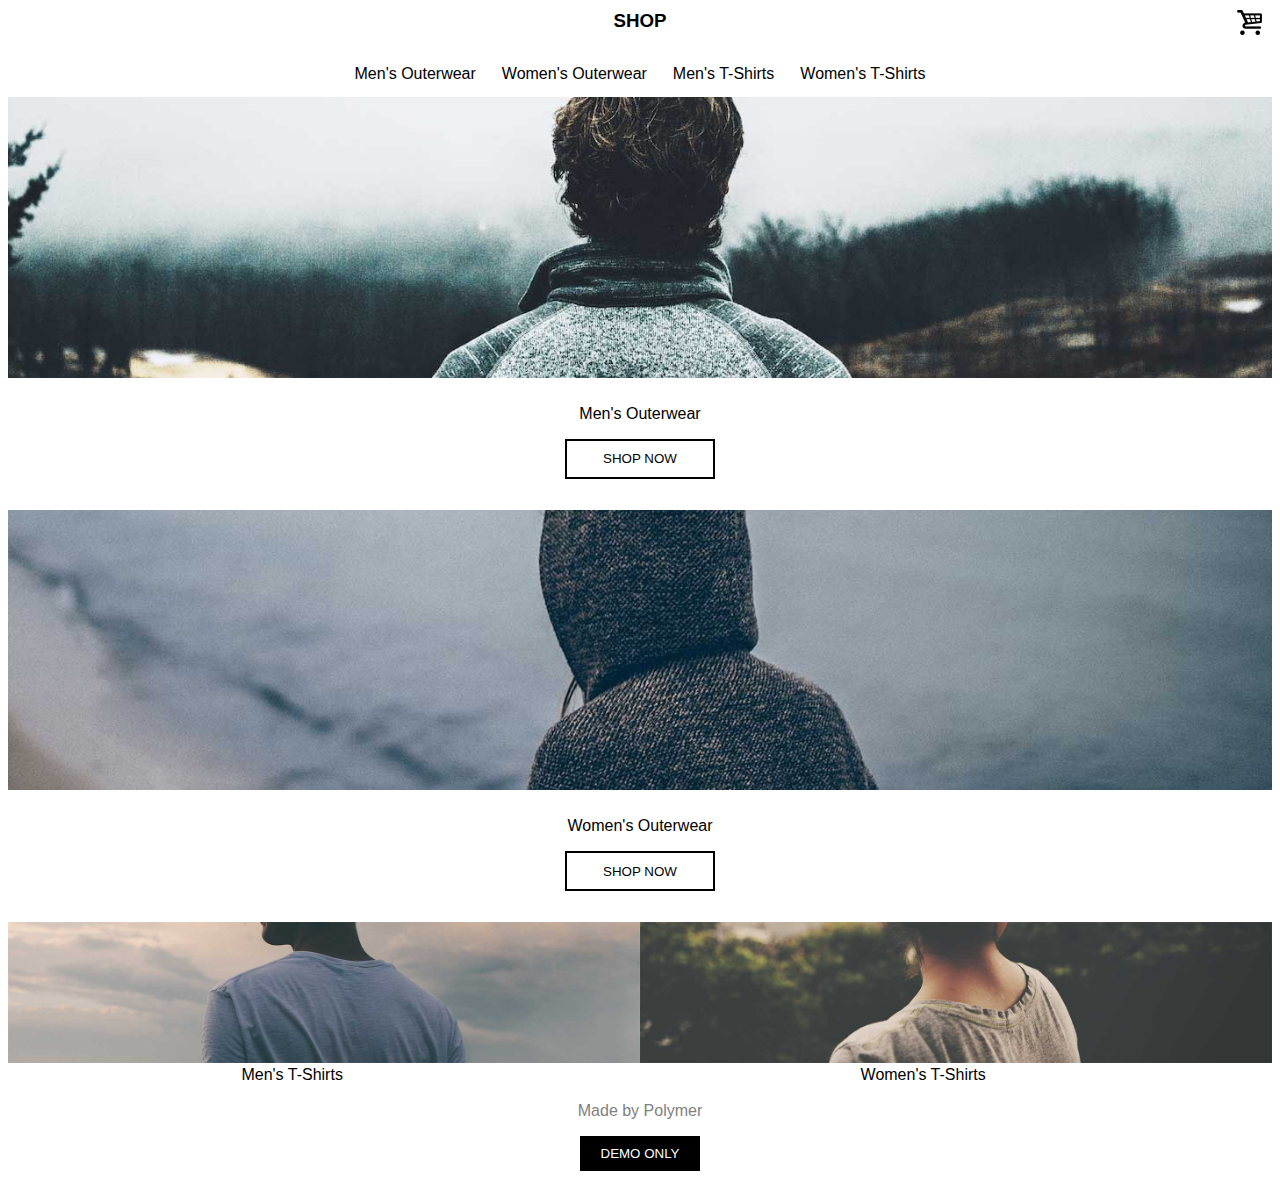
<file: index.html>
<html>
<head>
        <title>SHOP</title>
        <link rel="stylesheet" type="text/css" href="main.css">
        <link rel="icon" href="s.png" type="image/x-icon">
</head>
<script>
function slide()
{
    document.getElementById("slidemenu").style.width="300px";

    
}
function closeb()
{
    document.getElementById("slidemenu").style.width="0px";

    
}

</script>
<body>
    <header style="margin-top:10px;">
           
                <h3 class="heading">    
                        <font color="white">               
                <div class="dropd" id="slidemenu">
                                <a href="javascript:void(0)"class="clsbtn" onclick="closeb()" id="btn1">
                                                <img width="20px" height="20px" src="cl.png" class="meenu" style="float: right;
                                                margin: 10px;" ></a>
                        <a class="slidetxt" >NEWS</a><br>
                        <a class="slidetxt" >EVENTS</a><br>
                        <a class="slidetxt" >CULTURE</a><br>
                        <a class="slidetxt"  >BLOG</a><br>
                    </div>
                </font>  
                    <a href="javascript:void(0)" onclick="slide()" id="btn">
                        <img width="40px" height="40px" src="m.png" class="mimg" ></a>
                 <a class="alignhead" href="D:\Documents\GitHub\basic\phase2\main.html"> SHOP</a>
                    

                    <img src="car.png" class="carimg"></h3>
                
    </header>
    <nav class="navi">
            <table align="center" class="navtable" cellpadding="12">
                    <tr>
                        <font color="black">
                        <td ><a class="navpan" href="main2.html">Men's Outerwear</a></td>
                        <td><a class="navpan" href="main2.html">Women's Outerwear</a></td>
                        <td><a class="navpan" href="main2.html">Men's T-Shirts</a></td>
                        <td><a class="navpan" href="main2.html">Women's T-Shirts</a></td>
                    
                    </font></tr>
                </table>
                
    </nav>
  
    <a href="main2.html"> <img src="m1.jpg" class="mainimg"><br/></a>
    <h2 class="maintext">Men's Outerwear</h2>
    <p class="alignn">
            <a href="main2.html">
       
    <button class="mainbtn">
     SHOP NOW
    </button></p></a>

    <a href="main2.html"> <img src="m2.jpg" class="mainimg"><br/></a>
    <h2 class="maintext">Women's Outerwear</h2>
    <p class="alignn">
            <a href="main2.html">
       
    <button class="mainbtn">
     SHOP NOW
    </button></p></a>
        <a style="width: 50%;float: left"href="main2.html">
                <img src="m3.jpg" class="limg"> </a>      <a style="width: 50%;float: right"href="main2.html">
                        <img src="m4.jpg" class="rimg"></a>
<table class="textmain">
<tr>
       <td> <a >Men's T-Shirts</a> </td><td><a>Women's T-Shirts</a>
   </td> </tr>
</table>

<p class="subtext">

    <font color="grey">Made by Polymer</font>

<p class="alignn">
<button class="sidebtn">
        <font color="white">DEMO ONLY</font>
</button></p>
</p>
</body>

</html>
</file>
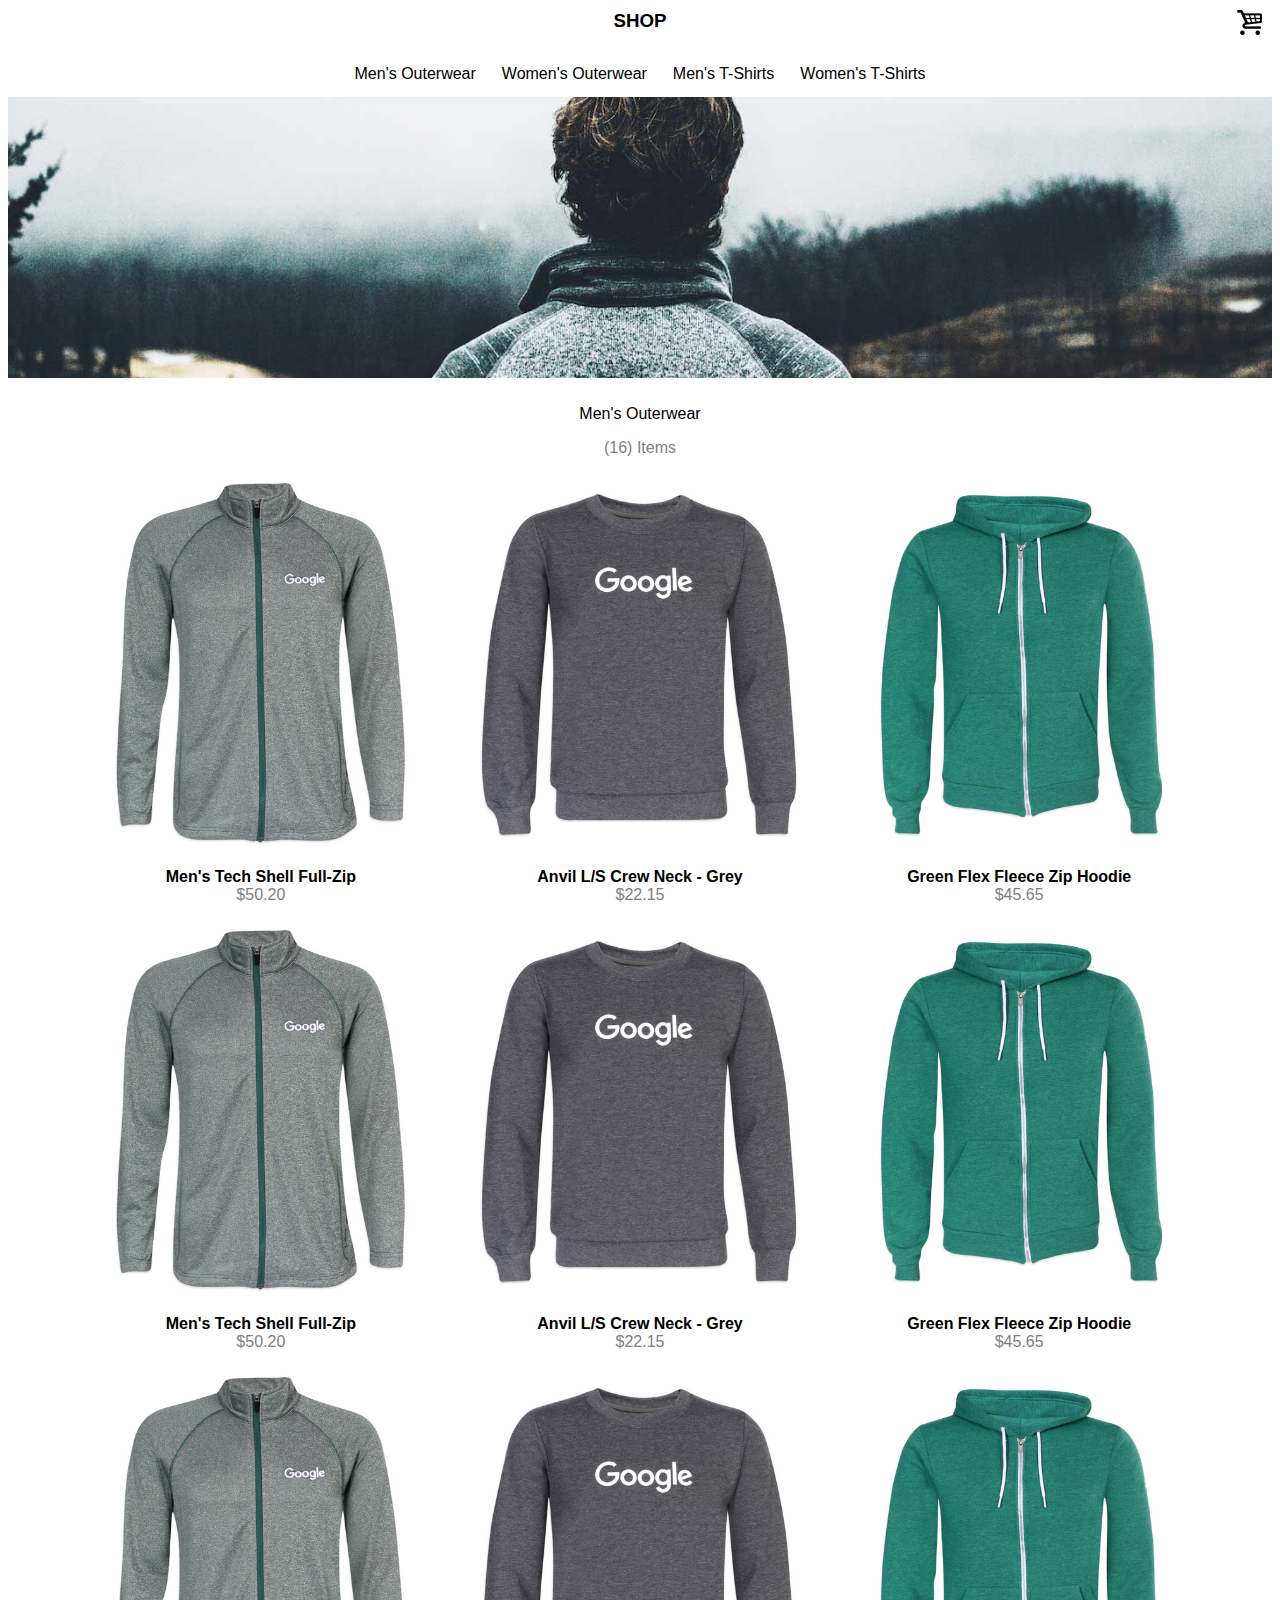
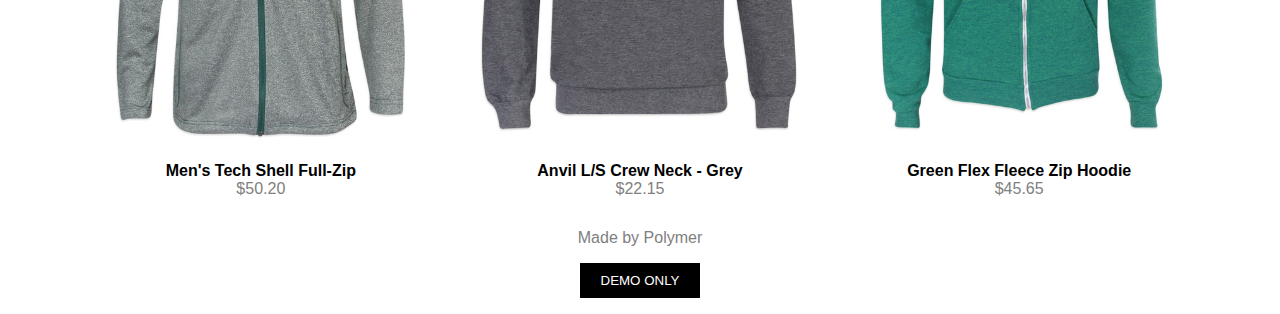
<file: main2.html>
<html>
<head>
        <title>SHOP</title>
        <link rel="stylesheet" type="text/css" href="main.css">
        <link rel="icon" href="s.png" type="image/x-icon">
</head>
<script>
function slide()
{
    document.getElementById("slidemenu").style.width="300px";

    
}

</script>
<body>
                <header style="margin-top:10px;">
           
                                <h3 class="heading">    
                                        <font color="white">               
                                <div class="dropd" id="slidemenu">
                                                <a href="javascript:void(0)"class="clsbtn" onclick="closeb()" id="btn1">
                                                                <img width="20px" height="20px" src="cl.png" class="meenu" style="float: right;
                                                                margin: 10px;" ></a>
                                        <a class="slidetxt" >NEWS</a><br>
                                        <a class="slidetxt" >EVENTS</a><br>
                                        <a class="slidetxt" >CULTURE</a><br>
                                        <a class="slidetxt"  >BLOG</a><br>
                                    </div>
                                </font>  
                                    <a href="javascript:void(0)" onclick="slide()" id="btn">
                                        <img width="40px" height="40px" src="m.png" class="mimg" ></a>
                                 <a class="alignhead" href="D:\Documents\GitHub\basic\phase2\main.html"> SHOP</a>
                                    
                
                                    <img src="car.png" class="carimg"></h3>
                                
                    </header>
                    <nav class="navi">
                            <table align="center" class="navtable" cellpadding="12">
                                    <tr>
                                        <font color="black">
                                        <td ><a class="navpan" href="main2.html">Men's Outerwear</a></td>
                                        <td><a class="navpan" href="main2.html">Women's Outerwear</a></td>
                                        <td><a class="navpan" href="main2.html">Men's T-Shirts</a></td>
                                        <td><a class="navpan" href="main2.html">Women's T-Shirts</a></td>
                                    
                                    </font></tr>
                                </table>
                                
                    </nav>

    <img src="m1.jpg" class="mainimg">
    <h2 class="maintext">Men's Outerwear</h2>
    <p class="alignn"> <font color="gray">  (16) Items </font></p>
    
            <div class="flex1">              
                <div class="iitem">
                                <a class="navpan" href="main3.html"> <img src="s11.jpg"  width="100%"></a>
                        <b><p>Men's Tech Shell Full-Zip </b><br>
                         <font color="gray"> $50.20 </font></p>
                        </div>
                
        
                <div class="iitem">
                                <a class="navpan" href="main3.html">  <img src="s12.jpg"  width="100%"></a>
                        <b><p>Anvil L/S Crew Neck - Grey </b><br>
                         <font color="gray"> $22.15 </font></p></p>
                        </div>

                <div class="iitem">
                                <a class="navpan" href="main3.html">  <img src="s13.jpg"  width="100%"></a>
                        <b><p>Green Flex Fleece Zip Hoodie</b><br>
                         <font color="gray"> $45.65 </font></p></p>
                        </div>
                        <div class="iitem">
                                        <a class="navpan" href="main3.html">        <img src="s11.jpg"  width="100%"></a>
                                        <b><p>Men's Tech Shell Full-Zip </b><br>
                                         <font color="gray"> $50.20 </font></p>
                                        </div>
                                
                        
                                <div class="iitem">
                                                <a class="navpan" href="main3.html">       <img src="s12.jpg"  width="100%"></a>
                                        <b><p>Anvil L/S Crew Neck - Grey </b><br>
                                         <font color="gray"> $22.15 </font></p></p>
                                        </div>
                
                                <div class="iitem">
                                                <a class="navpan" href="main3.html">     <img src="s13.jpg"  width="100%"></a>
                                        <b><p>Green Flex Fleece Zip Hoodie</b><br>
                                         <font color="gray"> $45.65 </font></p></p>
                                        </div>
                                        <div class="iitem">
                                                        <a class="navpan" href="main3.html">                    <img src="s11.jpg"  width="100%"></a>
                                                        <b><p>Men's Tech Shell Full-Zip </b><br>
                                                         <font color="gray"> $50.20 </font></p>
                                                        </div>
                                                
                                        
                                                <div class="iitem">
                                                                <a class="navpan" href="main3.html">                  <img src="s12.jpg"  width="100%"></a>
                                                        <b><p>Anvil L/S Crew Neck - Grey </b><br>
                                                         <font color="gray"> $22.15 </font></p></p>
                                                        </div>
                                
                                                <div class="iitem">
                                                                <a class="navpan" href="main3.html">            <img src="s13.jpg"  width="100%"></a>
                                                        <b><p>Green Flex Fleece Zip Hoodie</b><br>
                                                         <font color="gray"> $45.65 </font></p></p>
                                                        </div>
        </div>
    

    <p class="subtext">

    <font color="grey">Made by Polymer</font></p>
</a>
<p class="alignn">
<button class="sidebtn">
        <font color="white">DEMO ONLY</font>
</button></p>
       
</body>

</html>
</file>
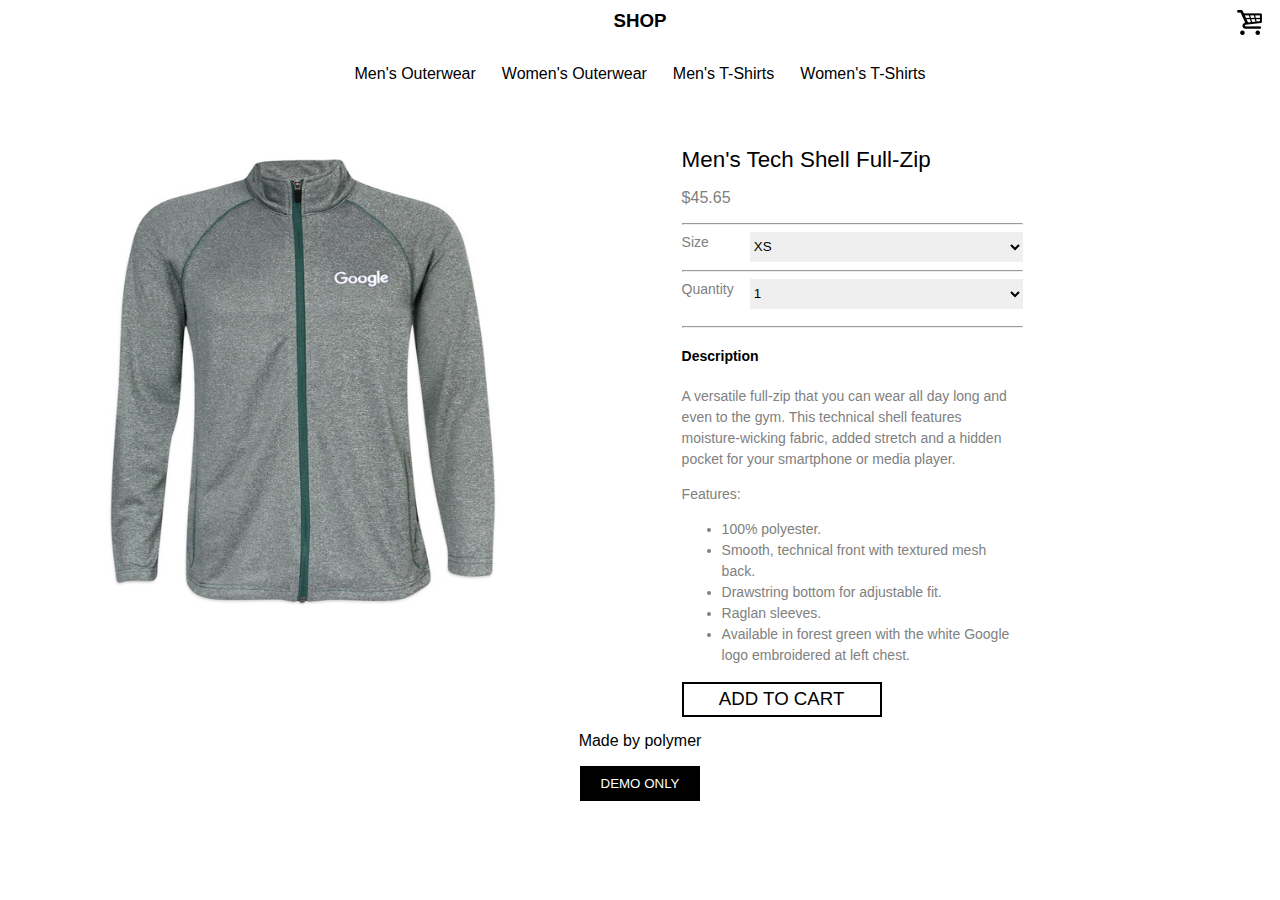
<file: main3.html>
<html>
<head>
        <title>SHOP</title>
        <link rel="stylesheet" type="text/css" href="main.css">
        <link rel="icon" href="s.png" type="image/x-icon">
</head>
<script>
function slide()
{
    document.getElementById("slidemenu").style.width="300px";

    
}

</script>
<body>
                <header style="margin-top:10px;">
                                <header style="margin-top:10px;">
           
                                                <h3 class="heading">    
                                                        <font color="white">               
                                                <div class="dropd" id="slidemenu">
                                                                <a href="javascript:void(0)"class="clsbtn" onclick="closeb()" id="btn1">
                                                                                <img width="20px" height="20px" src="cl.png" class="meenu" style="float: right;
                                                                                margin: 10px;" ></a>
                                                        <a class="slidetxt" >NEWS</a><br>
                                                        <a class="slidetxt" >EVENTS</a><br>
                                                        <a class="slidetxt" >CULTURE</a><br>
                                                        <a class="slidetxt"  >BLOG</a><br>
                                                    </div>
                                                </font>  
                                                    <a href="javascript:void(0)" onclick="slide()" id="btn">
                                                        <img width="40px" height="40px" src="m.png" class="mimg" ></a>
                                                 <a class="alignhead" href="main.html"> SHOP</a>
                                                    
                                
                                                    <img src="car.png" class="carimg"></h3>
                                                
                                    </header>
                                    <nav class="navi">
                                            <table align="center" class="navtable" cellpadding="12">
                                                    <tr>
                                                        <font color="black">
                                                        <td ><a class="navpan" href="main3.html">Men's Outerwear</a></td>
                                                        <td><a class="navpan" href="main3.html">Women's Outerwear</a></td>
                                                        <td><a class="navpan" href="main3.html">Men's T-Shirts</a></td>
                                                        <td><a class="navpan" href="main3.html">Women's T-Shirts</a></td>
                                                    
                                                    </font></tr>
                                                </table>
                                                
                                    </nav>
   <div class="flex1">
    <section class="cartitem">
            <img src="s11.jpg"  width="80%" height="80%">
        </section>

            <div class="itemdesc">
                  <b>  <a> Men's Tech Shell Full-Zip</a></b>
                  <font color="gray">  <p> $45.65  
                  </p>
                    <section class="textalign">
                  <div class="select1">
                        <hr>
                        <label class="selecttext">Size</label>
                        <select class="sbox">
                                <option>XS</option>
                                <option>S</option>
                                <option>M</option>
                                <option>L</option>
                        </select>
                    </div>
                
                    <hr>
                    <div class="select1">

                            <label class="selecttext">Quantity</label>
                            <select class="sbox">
                                    <option>1</option>
                                    <option>2</option>
                                    <option>3</option>
                                    <option>4</option>
                            </select>
                        </div>
                        <hr>  
               
                
                        <font color="black">   <h4>Description</h4></font>
                        <p>A versatile full-zip that you can wear all day long and even to the gym. This technical shell features moisture-wicking fabric, added stretch and a hidden pocket for your smartphone or media player. </p>       
               Features: <ul>
                        <li>
                                100% polyester.
                        </li>
                        <li>
                                Smooth, technical front with textured mesh back.
                        </li>
                
                        <li>
                                Drawstring bottom for adjustable fit.
                        </li>
                        <li>
                                Raglan sleeves.
                        </li>
                
                        <li>
                                Available in forest green with the white Google logo embroidered at left chest.
                        </li>
                </ul>
        </section>
        <p style="width: 100%;float:middle;">
                        <a  class="navpan" href="main4.html">    <button class="floatbtn">
                              <font color="white">ADD TO CART</font>
                        </button></a></p>
        <section class="hideit">
            <button class="cartbtn">
                        <a  class="navpan" href="main4.html">ADD TO CART</a>
                </button>
        </font>      
</div> 
                    </div>
                    <section class="hideit">
           <div class="foot">
                <a style="text-align: middle;">Made by polymer</a><br/>
                <p style="width: 100%;float:middle;">
                <button class="sidebtn">
                        <font color="white">DEMO ONLY</font>
                </button></p>
            </div>
        </section>
     
                </body>

</html>
</file>
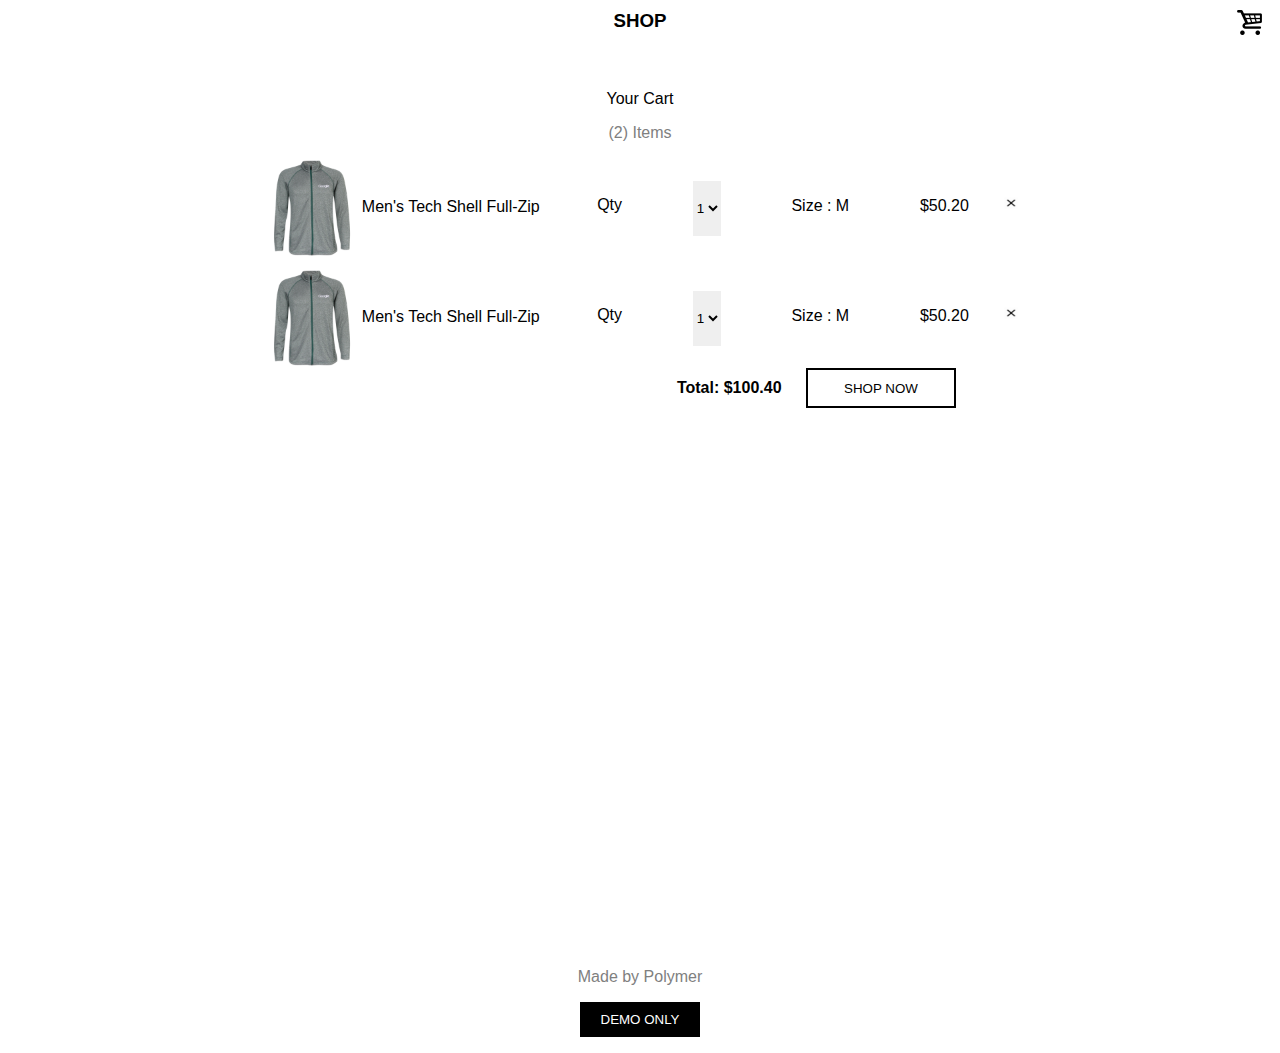
<file: main4.html>
<html>
<head>
        <title>SHOP</title>
        <link rel="stylesheet" type="text/css" href="main.css">
        <link rel="icon" href="s.png" type="image/x-icon">
</head>
<script>
function slide()
{
    document.getElementById("slidemenu").style.width="300px";

    
}

</script>
<body>
        <header style="margin-top:10px;">
           
                <h3 class="heading">    
                        <font color="white">               
                <div class="dropd" id="slidemenu">
                                <a href="javascript:void(0)"class="clsbtn" onclick="closeb()" id="btn1">
                                                <img width="20px" height="20px" src="cl.png" class="meenu" style="float: right;
                                                margin: 10px;" ></a>
                        <a class="slidetxt" >NEWS</a><br>
                        <a class="slidetxt" >EVENTS</a><br>
                        <a class="slidetxt" >CULTURE</a><br>
                        <a class="slidetxt"  >BLOG</a><br>
                    </div>
                </font>  
                    <a href="javascript:void(0)" onclick="slide()" id="btn">
                        <img width="40px" height="40px" src="m.png" class="mimg" ></a>
                 <a class="alignhead" href="main.html"> SHOP</a>
                    

                    <img src="car.png" class="carimg"></h3>
                
    </header>
   
    <h4 class="maintext4">Your Cart</h4>
    <p class="alignn4"> <font color="gray">  (2) Items </font></p>
    
    <div style="width:100%;float:center;max-height:250px;margin-top: 10px;">

            <div class="flex2" >
            <div class="fc1">
                    <img src="s11.jpg"  width="100px" height="100px">
                    </div>
                    <div class="fc2">
                 <p style="width: 200px;margin-top: 40px;"> Men's Tech Shell Full-Zip</p>
            </div>
               <div class="flex3">
               <p style="border:none;margin-top: 15px;">Qty </p>  <select style="border:none;height:55px;">
                    <option>1</option>
                    <option>2</option>
                    <option>3</option>
                    <option>4</option>
            </select>
            <p>Size : M</p>
            <p >$50.20</p>
        </div>
       
          <div class="fc4"> <img src="cl2.png"  width="100%" height="100%" style="margin-top:1.025cm">
        </div>
        </div>
        </div>
        <div style="width:100%;float:center;max-height:250px;margin-top: 10px;">

                <div class="flex2" >
                <div class="fc1">
                        <img src="s11.jpg"  width="100px" height="100px">
                        </div>
                        <div class="fc2">
                     <p style="width: 200px;margin-top: 40px;"> Men's Tech Shell Full-Zip</p>
                </div>
                   <div class="flex3">
                   <p style="border:none;margin-top: 15px;">Qty </p>  <select style="border:none;height:55px;">
                        <option>1</option>
                        <option>2</option>
                        <option>3</option>
                        <option>4</option>
                </select>
                <p>Size : M</p>
                <p >$50.20</p>
            </div>
           
              <div class="fc4"> <img src="cl2.png"  width="100%" height="100%" style="margin-top:1.025cm">
            </div>
            </div>
            </div>
            <section  class="fcout">
                  <b>  <a>Total:  </a><a> $100.40   <button class="mainbtn4"></a></b>
                    <a class="navpan" href="main5.html">SHOP NOW</a>
                    </button></p>
            </section>
        </div>
<a >
<p class="subtext" style="margin-top: 300px;">
    <font color="grey">Made by Polymer</font></p>
<p class="alignn"></a>
<button class="sidebtn">
        <font color="white">DEMO ONLY</font>
</button></p>
</a>
</body>

</html>
</file>
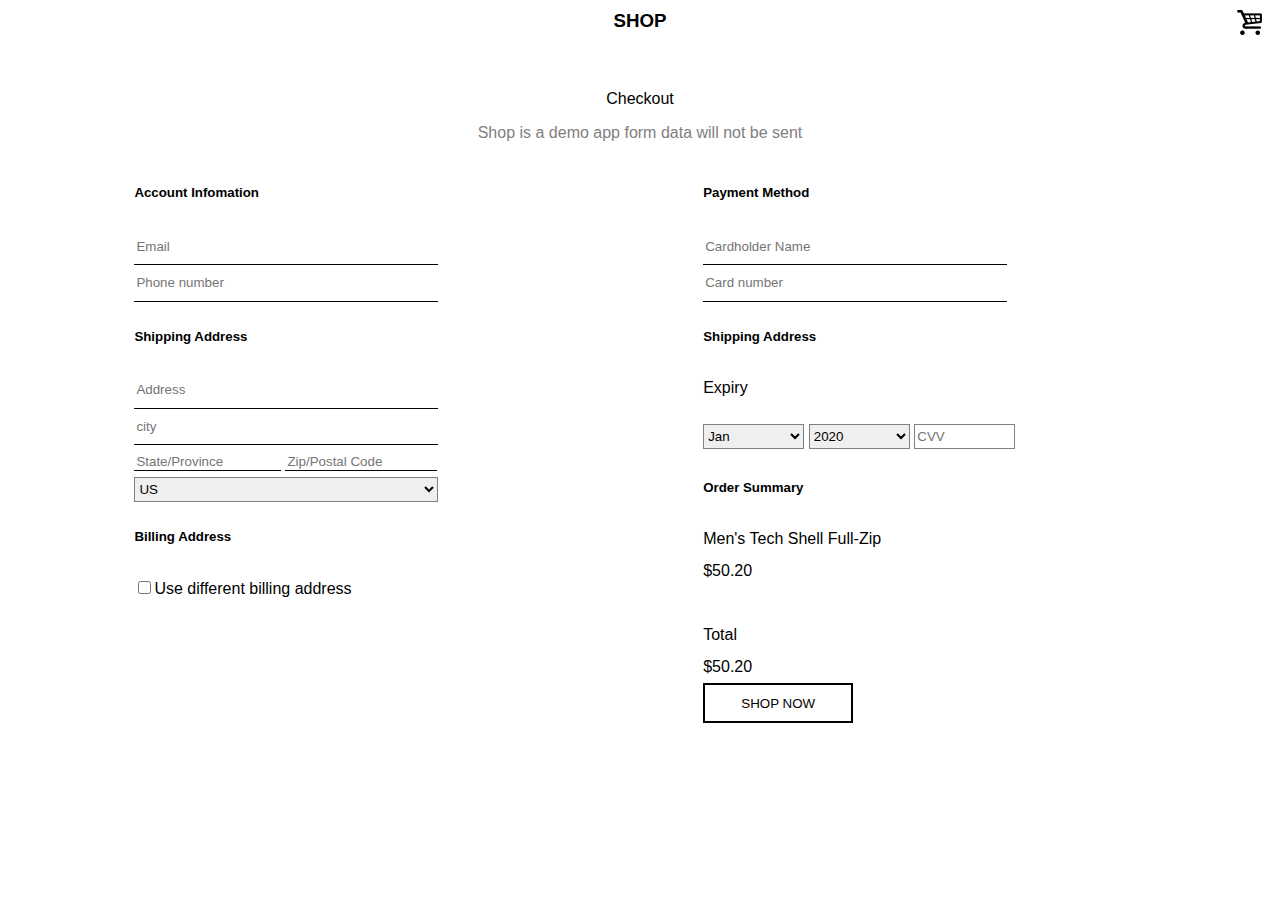
<file: main5.html>
<html>

<head>
    <title>SHOP</title>
    <link rel="stylesheet" type="text/css" href="main.css">
    <link rel="icon" href="s.png" type="image/x-icon">
</head>
<script>
    function slide()
{
    document.getElementById("slidemenu").style.width="300px";

    
}

</script>

<body>
        <header style="margin-top:10px;">
           
                <h3 class="heading">    
                        <font color="white">               
                <div class="dropd" id="slidemenu">
                                <a href="javascript:void(0)"class="clsbtn" onclick="closeb()" id="btn1">
                                                <img width="20px" height="20px" src="cl.png" class="meenu" style="float: right;
                                                margin: 10px;" ></a>
                        <a class="slidetxt" >NEWS</a><br>
                        <a class="slidetxt" >EVENTS</a><br>
                        <a class="slidetxt" >CULTURE</a><br>
                        <a class="slidetxt"  >BLOG</a><br>
                    </div>
                </font>  
                    <a href="javascript:void(0)" onclick="slide()" id="btn">
                        <img width="40px" height="40px" src="m.png" class="mimg" ></a>
                 <a class="alignhead" href="main.html"> SHOP</a>
                    

                    <img src="car.png" class="carimg"></h3>
                
    </header>
       <h2 class="maintext4">Checkout</h2>
    <p class="alignn4">
        <font color="gray"> Shop is a demo app form data will not be sent</font>
    </p>

    <div class="flex1">
    <section class="finalform">
        <h5>Account Infomation</h5>
      
        <input class="textclass" type="text" name="email" placeholder="Email"><br>
        <input class="textclass" type="text" name="phone" placeholder="Phone number"><br>
        <h5>Shipping Address</h5>
        <input class="textclass" type="text" name="email" placeholder="Address"><br>
        <input class="textclass" type="text" name="phone" placeholder="city"><br>
        <input style="width:29%; border: none;
        border-bottom:solid 1px black;" type="text" name="phone" placeholder="State/Province"> <input style="width:30%; border: none;
        border-bottom:solid 1px black;" type="text" name="phone"
            placeholder="Zip/Postal Code"><br>
        <select style="border:0.5px solid gray;height:25px;width: 60%">
            <option>US</option>
            <option>UK</option>
            <option>AUS</option>
        </select>
        <br>
        <h5>Billing Address</h5>
        <input type="checkbox" name="bill" value="Bike">Use different billing address<br>


    </section>
    
        <section class="finalform">
            <h5>Payment Method</h5>
            <input class="textclass" type="text" name="email" placeholder="Cardholder Name"><br>
            <input class="textclass" type="text" name="phone" placeholder="Card number"><br>
            <h5>Shipping Address</h5>
            <p>Expiry</p>
            <select style="border:0.5px solid gray;height:25px;width: 20%">
                <option>Jan</option>
                <option>Feb</option>
                <option>Mar</option>
            </select>
           
            <select style="border:0.5px solid gray;height:25px;width: 20%">
                <option>2020</option>
                <option>2019</option>
                <option>2018</option>
            </select> <input style="width:20%; height: 25px; border:solid 1px gray;" type="text" name="phone" placeholder="CVV"><br>
            <h5>Order Summary</h5>
            <a>Men's Tech Shell Full-Zip</a><br>
            <a>$50.20</a><br><br>
            <a>Total</a><br>
            <a>$50.20</a><br>

            <button class="mainbtn">
                    <a class="navpan" href="main.html">SHOP NOW</a>
            </button></p>

        </section>
    </div>
    </div>
</body>

</html>
</file>
<file: main.css>
.headerr{
    font-family: 'Roboto', 'Noto', sans-serif;
min-width: 100%;
float: middle;
text-align: center;
margin-top: 50px;

}
.clsbtn
{
    width: 100%;
    align:right;
    float: right;
    margin-top: 10px;
}
.iitem{
    width:30%;
    align:center;
    text-align: center;
   }
   .heading{
       text-align: center;
   }
   body{
    font-family: 'Roboto', 'Noto', sans-serif;
   }
   .flex1 {

    width: 100%;
    display: flex;
    flex-wrap: wrap;
    flex-direction: row;
    justify-content: center;
      }
.finalform{
    font-family: 'Roboto', 'Noto', sans-serif;
    margin-left: 5%;
    line-height:2;
    border: none;
    border-bottom:solid 2px black;
    width: 40%;
    border: none;
    }
    .textclass{
        width:60%;
        border: none;
        line-height:2.5;
        border-bottom:solid 1px black;
    }
    .slidetxt{
        font-family: 'Roboto', 'Noto', sans-serif;
        font-size: 25px;
        margin-left: 5px;
       color: aliceblue;
        padding: 8px 8px 8px 32px;
    }
    .alignhead{
        text-decoration: none;
        color: black;
        text-align: center;
        width: 100%;
        float: middle;
    }
    .slidemenu a{
        font-family: 'Roboto', 'Noto', sans-serif;
        font-size: 25px;
        margin-left: 5px;
       color: aliceblue;
        padding: 8px 8px 8px 32px;

    }
    .mimg{
        visibility: hidden;
        width: 30px;
    height: 30px;
    margin-left: 5px;
    float: left;
    vertical-align: center;
    }
    .dropd{
        height: 100%;
        background-color: black;
        width:0;
        position:fixed;
        float: left;
        left: 0;
        overflow-x: hidden;
        margin-top: 20px;
    }
    .finalform2{
        font-family: 'Roboto', 'Noto', sans-serif;
        line-height:2.5;
    float: right;
        width: 40%;
        border: none;
        }
      .flex2 {
        display: flex;
        width:70%;
        max-height: 250px;
        margin:auto;
        flex-wrap: wrap;
        flex-direction: row;
        justify-content: center;
          }
          .fc4{
            width:14px;
            height:12px;
            
        }
          .flex3 {
            display: flex;
            width:50%;
            margin:auto;
            flex-direction: row;
            margin-left: 0;
            margin-right: 0;
            align-self:right;
            justify-content: space-around;
              }
          .fcout{
              width: 75%;
              height: 100px;
            text-align:right;
            align-items: center;
            margin-bottom: 500px;
            float: center;
        }
     
        .floatbtn{
            display: none;
            font-weight: 200;
            font-family: 'Roboto', 'Noto', sans-serif;
            background-color: black;
            border: 2px solid rgb(0, 0, 0);
            width: 100%;
            height: 55px;
        text-align: center;
        float: center;
        }
    @media screen and (max-width: 800px)
    {
        .fc1{
            order:1;
        }
        .fc2{
            order:2;
        }
        .fc4{
            order:3;
        }
        .flex3 {
            order: 4;
        }
        .floatbtn{
            display: inline-block;
            bottom: 0;
            left: 0;
            position: fixed;
            width: 100%;
        }
       
        .hideit{
            display: none;
        }
        .sbox{
            width: 40% !important;
            float: right;
            height: 30px;
            border: none;
            margin: 0px;
        }
        .navi{
            display: none;
        }
        .mimg{
            visibility: visible;
            width: 30px;
        height: 30px;
        margin-left: 5px;
        float: left;
        vertical-align: center;
        }
        .itemdesc{
          
            margin-top: 0px;
            margin-left: 0px;
            text-align: middle;
            width: 80% !important;
        }
        .textalign{
            line-height: 1.5;
            font-size: 14px;
            width:80% !important;
            min-width: 100%;
            margin: 0px;

           }
        .iitem{
            width:50%;
            align:center;
            text-align: center;
           }

    }
   


    .cartitem{
        font-family: 'Roboto', 'Noto', sans-serif;
        margin-top: 50px;
        margin-left: 20px;
        width: 50%;
    
    }

.selecttext{
    height: 40px;
    vertical-align: center;
    position:absolute;

}
.sbox{
    width: 80%;
    float: right;
    height: 30px;
    border: none;
    margin: 0px;
}
.select1{
    width: 100%;
    height: 40px;
    vertical-align: center;
    color: gray;
    text-align: middle;
}
.itemdesc a{
    font-size: 1.4em;
    font-weight: 400;
}
.textalign{
 line-height: 1.5;
 font-size: 14px;
 width:60%;
max-width: 420px;
}
.itemdesc{
    font-family: 'Roboto', 'Noto', sans-serif;
    margin-top: 50px;
    text-align: left;
    width: 45%;
    
}
.sitem{
    max-width: 250px;
    max-height: 300px;
    margin: 0px;
}

.item{
    width: 100%;
    list-style: none;
  
}
.mainimg{
    font-family: 'Roboto', 'Noto', sans-serif;
min-width: 100%;
width: 100%;
float: center;
margin-bottom: 19px;
}
.maintext{
    margin-top: 8px;
    font-size: 1em;
    font-weight: 500;
    font-family: 'Roboto', 'Noto', sans-serif;
width: 100%;
text-align: center;
margin-bottom: 15px;
float: center;

}
.maintext4{
    margin-top: 58px;
    font-size: 1em;
    font-weight: 500;
    font-family: 'Roboto', 'Noto', sans-serif;
width: 100%;
text-align: center;
margin-bottom: 15px;
float: center;

}
.mainbtn{
    margin-bottom: 15px;
    font-weight: 200;
    font-family: 'Roboto', 'Noto', sans-serif;
    background-color: white;
    border: 2px solid rgb(0, 0, 0);
    width: 150px;
    height: 40px;
text-align: center;
float: center;

}
.mainbtn4{
    margin-left: 20px;
    margin-bottom: 550px;
    font-weight: 200;
    font-family: 'Roboto', 'Noto', sans-serif;
    background-color: white;
    border: 2px solid rgb(0, 0, 0);
    width: 150px;
    height: 40px;
text-align: center;
float: center;

}
.lasttxt{
    width: 100%;
    text-align:center;
    float:center;
}
.mainsbtn{
    margin-bottom: 15px;
    font-weight: 200;
    font-family: 'Roboto', 'Noto', sans-serif;
    background-color: white;
    border: 2px solid rgb(0, 0, 0);
    width: 200px;
    height: 35px;
text-align: center;
float: center;

}
.cartbtn{
 margin-bottom: 15px;
    font-weight: 200;
    font-family: 'Roboto', 'Noto', sans-serif;
    background-color: white;
    border: 2px solid rgb(0, 0, 0);
    width: 200px;
    height: 35px;
text-align: center;
float: center;
}
.alignn{
    font-family: 'Roboto', 'Noto', sans-serif;
width: 100%;
float: center;
align: center;
text-align: center;
float: center;

}
.carimg{
    width: 25px;
    height: 25px;
    float: right;
vertical-align: center;
margin-right: 10px;
}
.navpan{
    text-decoration: none;
  color: black;
}

.alignn4{
    font-family: 'Roboto', 'Noto', sans-serif;
width: 100%;
float: center;
font-weight: 100;
text-align: center;
float: center;

}
.limg{
    width: 100%;
    opacity: 1;
    transition:opacity 0.5s ease 0s;
    align:left;
}
.rimg{
    width: 100%;
    opacity: 1;
    transition:opacity 0.5s ease 0s;
    align:right;
}
.textmain{
    text-align: center;
    float: center;
    font-family: 'Roboto', 'Noto', sans-serif;
    width: 100%;
}
.foot{
    text-align:center;
    float:middle;
    align:center;
}
.subtext{
    margin-top: 15px;

    font-weight: 100;
    font-family: 'Roboto', 'Noto', sans-serif;
width: 100%;
text-align: center;
float: center;
}

.sidebtn{
    
    font-weight: 200;
    font-family: 'Roboto', 'Noto', sans-serif;
    background-color: black;
    border: 2px solid rgb(0, 0, 0);
    width: 120px;
    height: 35px;
text-align: center;
float: center;

}
</file>
